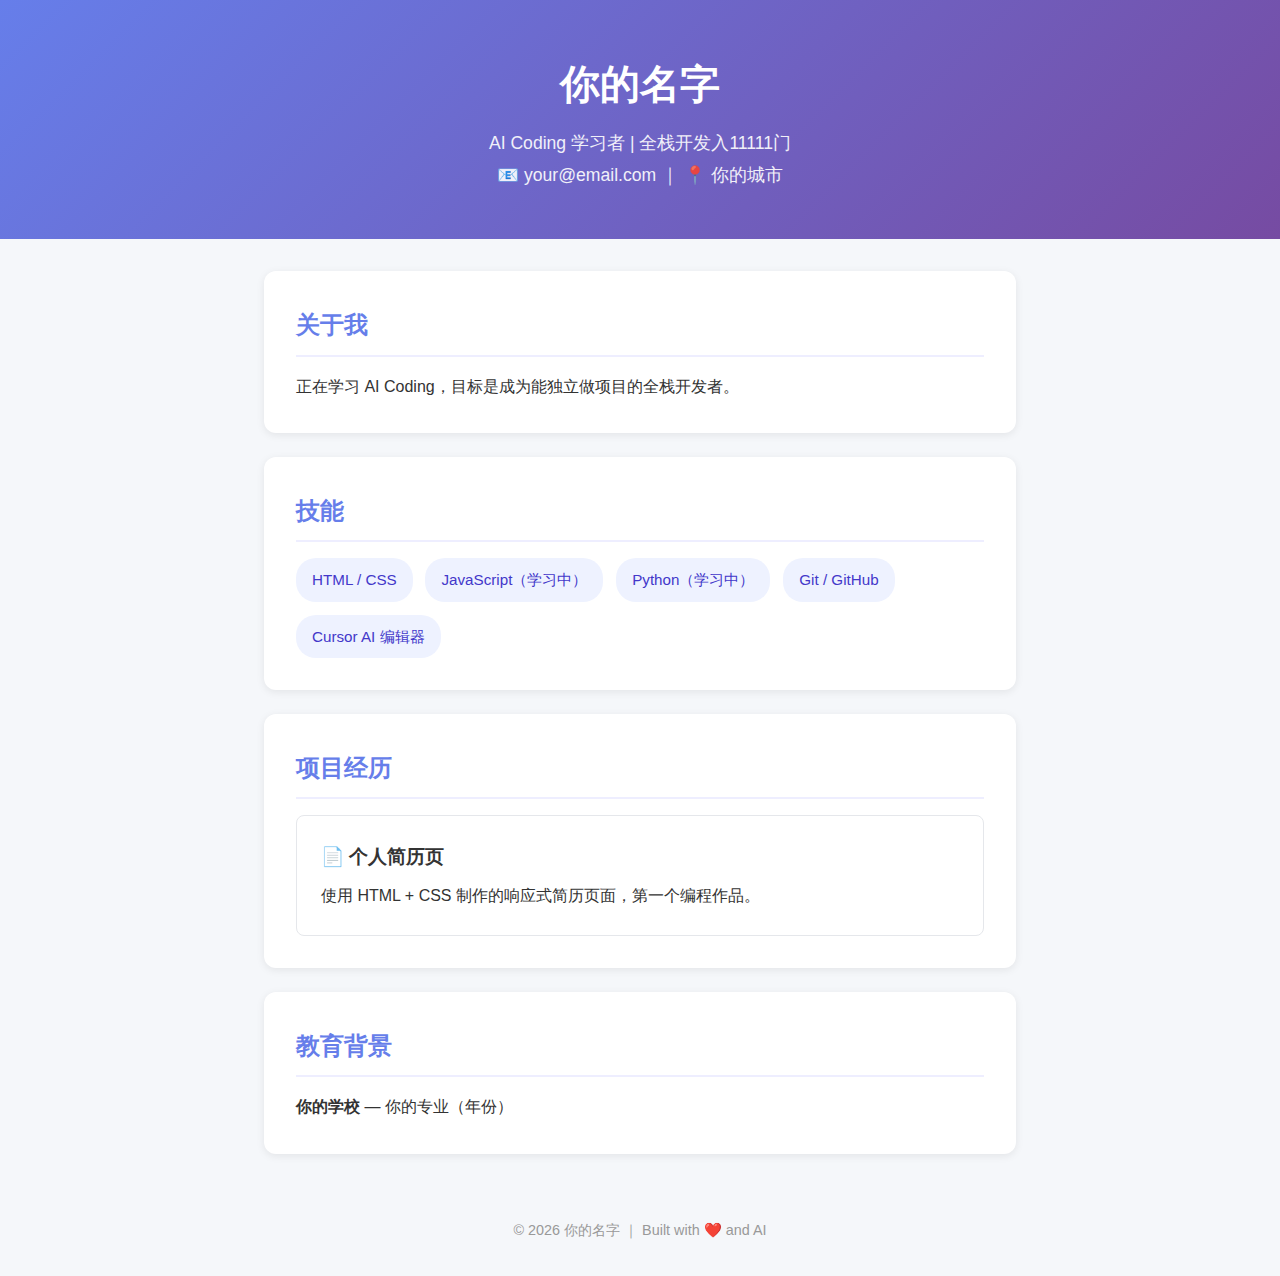
<file: index1.html>
<!DOCTYPE html>
<html lang="English">
<head>
  <meta charset="UTF-8">
  <meta name="viewport" content="width=device-width, initial-scale=1.0">
  <title>我的简历 - 你的名字</title>
  <link rel="stylesheet" href="style.css">
</head>
<body>
  <header>
    <h1>你的名字</h1>
    <p>AI Coding 学习者 | 全栈开发入11111门</p>
    <p>📧 your@email.com ｜ 📍 你的城市</p>
  </header>

  <main>
    <section class="about">
      <h2>关于我</h2>
      <p>正在学习 AI Coding，目标是成为能独立做项目的全栈开发者。</p>
    </section>

    <section class="skills">
      <h2>技能</h2>
      <ul>
        <li>HTML / CSS</li>
        <li>JavaScript（学习中）</li>
        <li>Python（学习中）</li>
        <li>Git / GitHub</li>
        <li>Cursor AI 编辑器</li>
      </ul>
    </section>

    <section class="projects">
      <h2>项目经历</h2>
      <div class="project-card">
        <h3>📄 个人简历页</h3>
        <p>使用 HTML + CSS 制作的响应式简历页面，第一个编程作品。</p>
      </div>
    </section>

    <section class="education">
      <h2>教育背景</h2>
      <p><strong>你的学校</strong> — 你的专业（年份）</p>
    </section>
  </main>

  <footer>
    <p>© 2026 你的名字 ｜ Built with ❤️ and AI</p>
  </footer>
</body>
</html>
</file>
<file: style.css>
/* ===== 全局重置 ===== */
* {
    margin: 0;
    padding: 0;
    box-sizing: border-box;
}

body {
    font-family: "Segoe UI", "微软雅黑", sans-serif;
    line-height: 1.8;
    color: #333;
    background: #f5f7fa;
}

/* ===== 头部 ===== */
header {
    background: linear-gradient(135deg, #667eea, #764ba2);
    color: white;
    text-align: center;
    padding: 3rem 1rem;
}

header h1 {
    font-size: 2.5rem;
    margin-bottom: 0.5rem;
}

header p {
    font-size: 1.1rem;
    opacity: 0.9;
}

/* ===== 主体 ===== */
main {
    max-width: 800px;
    margin: 2rem auto;
    padding: 0 1.5rem;
}

section {
    background: white;
    border-radius: 12px;
    padding: 2rem;
    margin-bottom: 1.5rem;
    box-shadow: 0 2px 8px rgba(0, 0, 0, 0.08);
}

h2 {
    color: #667eea;
    margin-bottom: 1rem;
    padding-bottom: 0.5rem;
    border-bottom: 2px solid #eef;
}

/* ===== 技能列表 - Flex 布局 ===== */
.skills ul {
    list-style: none;
    display: flex;
    flex-wrap: wrap;
    gap: 0.8rem;
}

.skills li {
    background: #eef2ff;
    color: #4338ca;
    padding: 0.5rem 1rem;
    border-radius: 20px;
    font-size: 0.95rem;
}

/* ===== 项目卡片 ===== */
.project-card {
    border: 1px solid #e5e7eb;
    border-radius: 8px;
    padding: 1.5rem;
    transition: box-shadow 0.2s;
}

.project-card:hover {
    box-shadow: 0 4px 12px rgba(102, 126, 234, 0.2);
}

.project-card h3 {
    margin-bottom: 0.5rem;
}

/* ===== 页脚 ===== */
footer {
    text-align: center;
    padding: 2rem;
    color: #999;
    font-size: 0.9rem;
}

/* ===== 响应式：手机适配 ===== */
@media (max-width: 768px) {
    header h1 {
        font-size: 1.8rem;
    }

    main {
        padding: 0 1rem;
    }

    section {
        padding: 1.5rem;
    }

    .skills ul {
        justify-content: center;
    }
}
</file>
